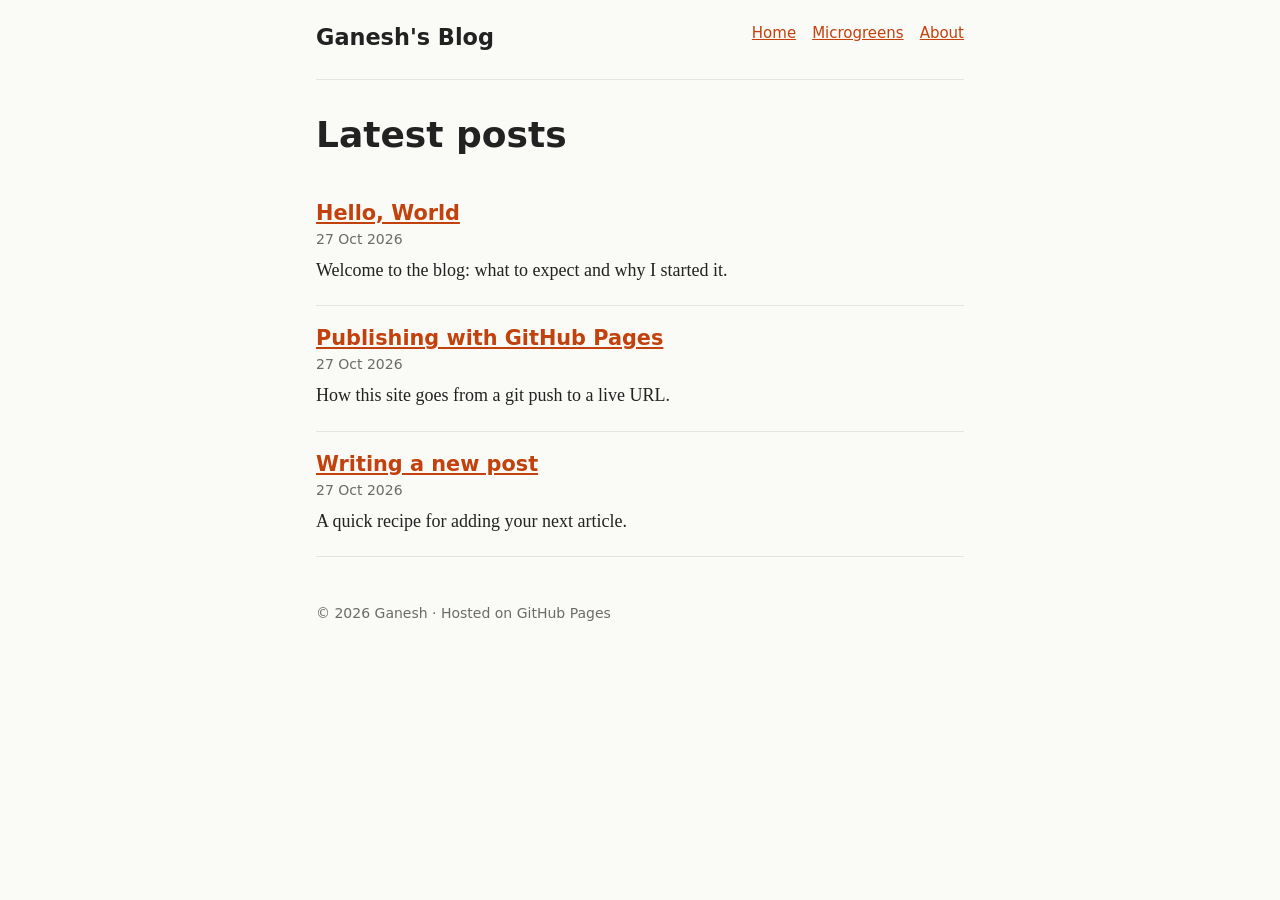
<file: index.html>
<!doctype html>
<html lang="en"><head><meta charset="utf-8"><meta name="viewport" content="width=device-width,initial-scale=1">
<title>Ganesh's Blog</title><link rel="stylesheet" href="style.css"></head><body><div class="wrap">
<header><nav><a href="index.html">Home</a><a href="microgreens.html">Microgreens</a><a href="about.html">About</a></nav><a class="title" href="index.html">Ganesh's Blog</a></header>
<main><h1>Latest posts</h1><ul class="post-list">
<li><h2><a href="posts/hello-world.html">Hello, World</a></h2><div class="meta">27 Oct 2026</div><p>Welcome to the blog: what to expect and why I started it.</p></li>
<li><h2><a href="posts/publishing-with-github-pages.html">Publishing with GitHub Pages</a></h2><div class="meta">27 Oct 2026</div><p>How this site goes from a git push to a live URL.</p></li>
<li><h2><a href="posts/writing-a-new-post.html">Writing a new post</a></h2><div class="meta">27 Oct 2026</div><p>A quick recipe for adding your next article.</p></li>
</ul></main>
<footer>© 2026 Ganesh · Hosted on GitHub Pages</footer></div></body></html>
</file>
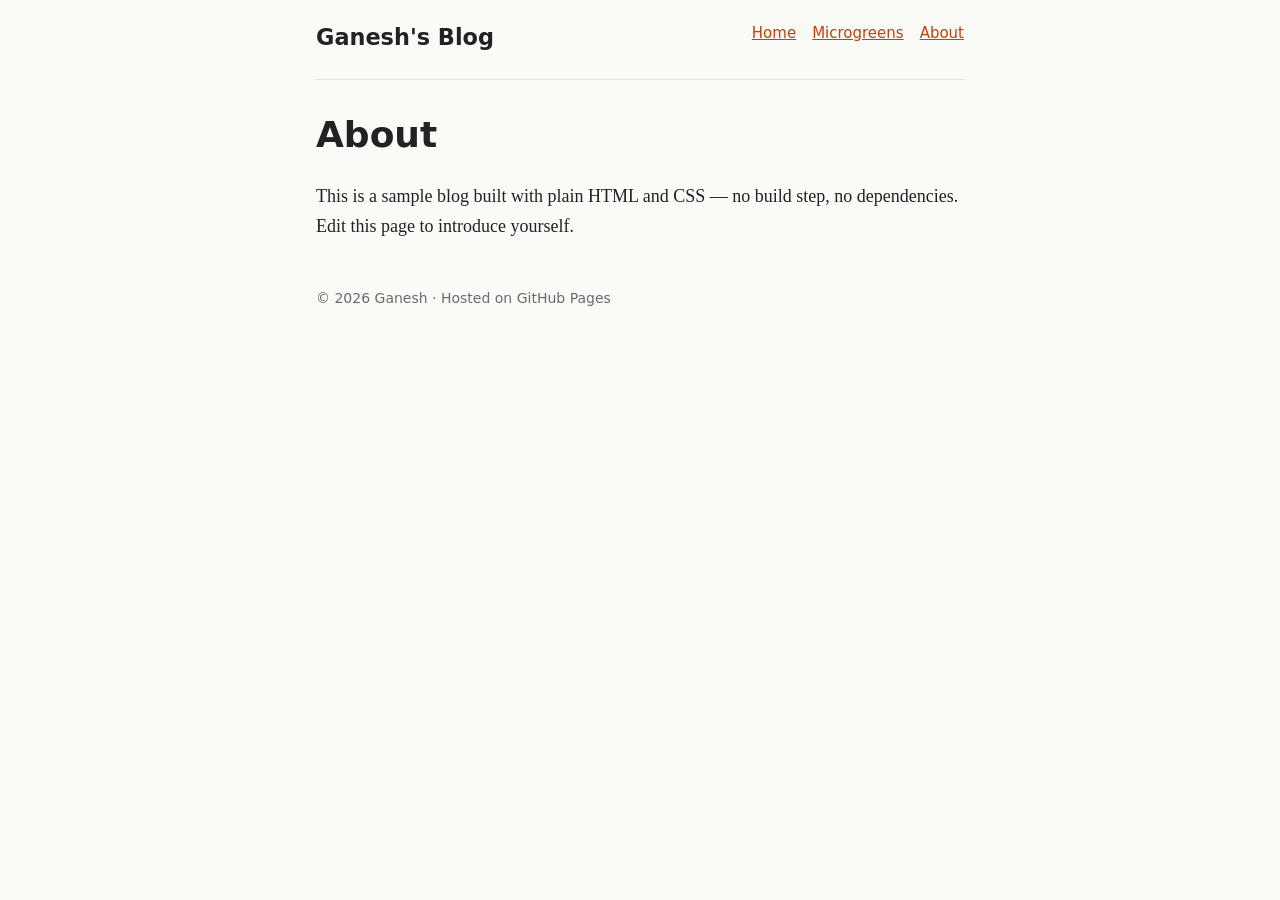
<file: about.html>
<!doctype html>
<html lang="en"><head><meta charset="utf-8"><meta name="viewport" content="width=device-width,initial-scale=1">
<title>About</title><link rel="stylesheet" href="style.css"></head><body><div class="wrap">
<header><nav><a href="index.html">Home</a><a href="microgreens.html">Microgreens</a><a href="about.html">About</a></nav><a class="title" href="index.html">Ganesh's Blog</a></header>
<main><h1>About</h1><p>This is a sample blog built with plain HTML and CSS — no build step, no dependencies. Edit this page to introduce yourself.</p></main>
<footer>© 2026 Ganesh · Hosted on GitHub Pages</footer></div></body></html>
</file>
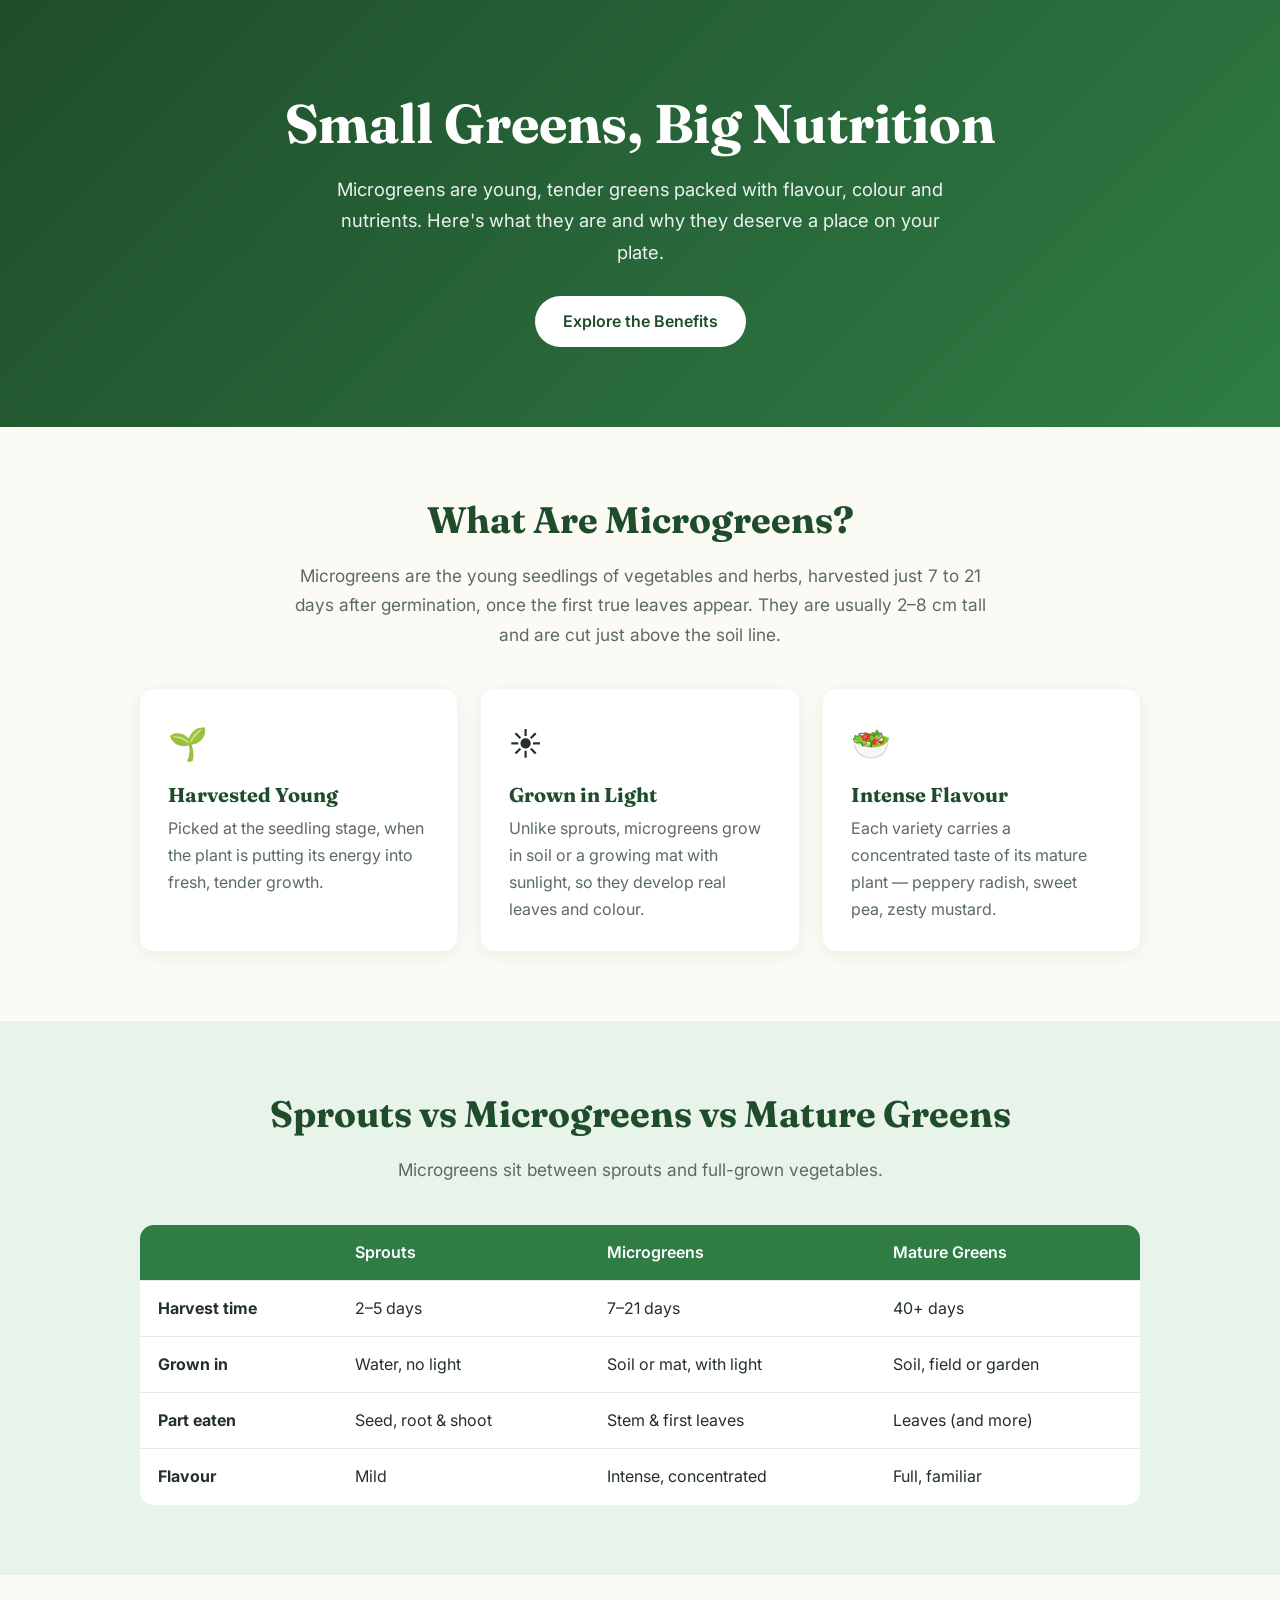
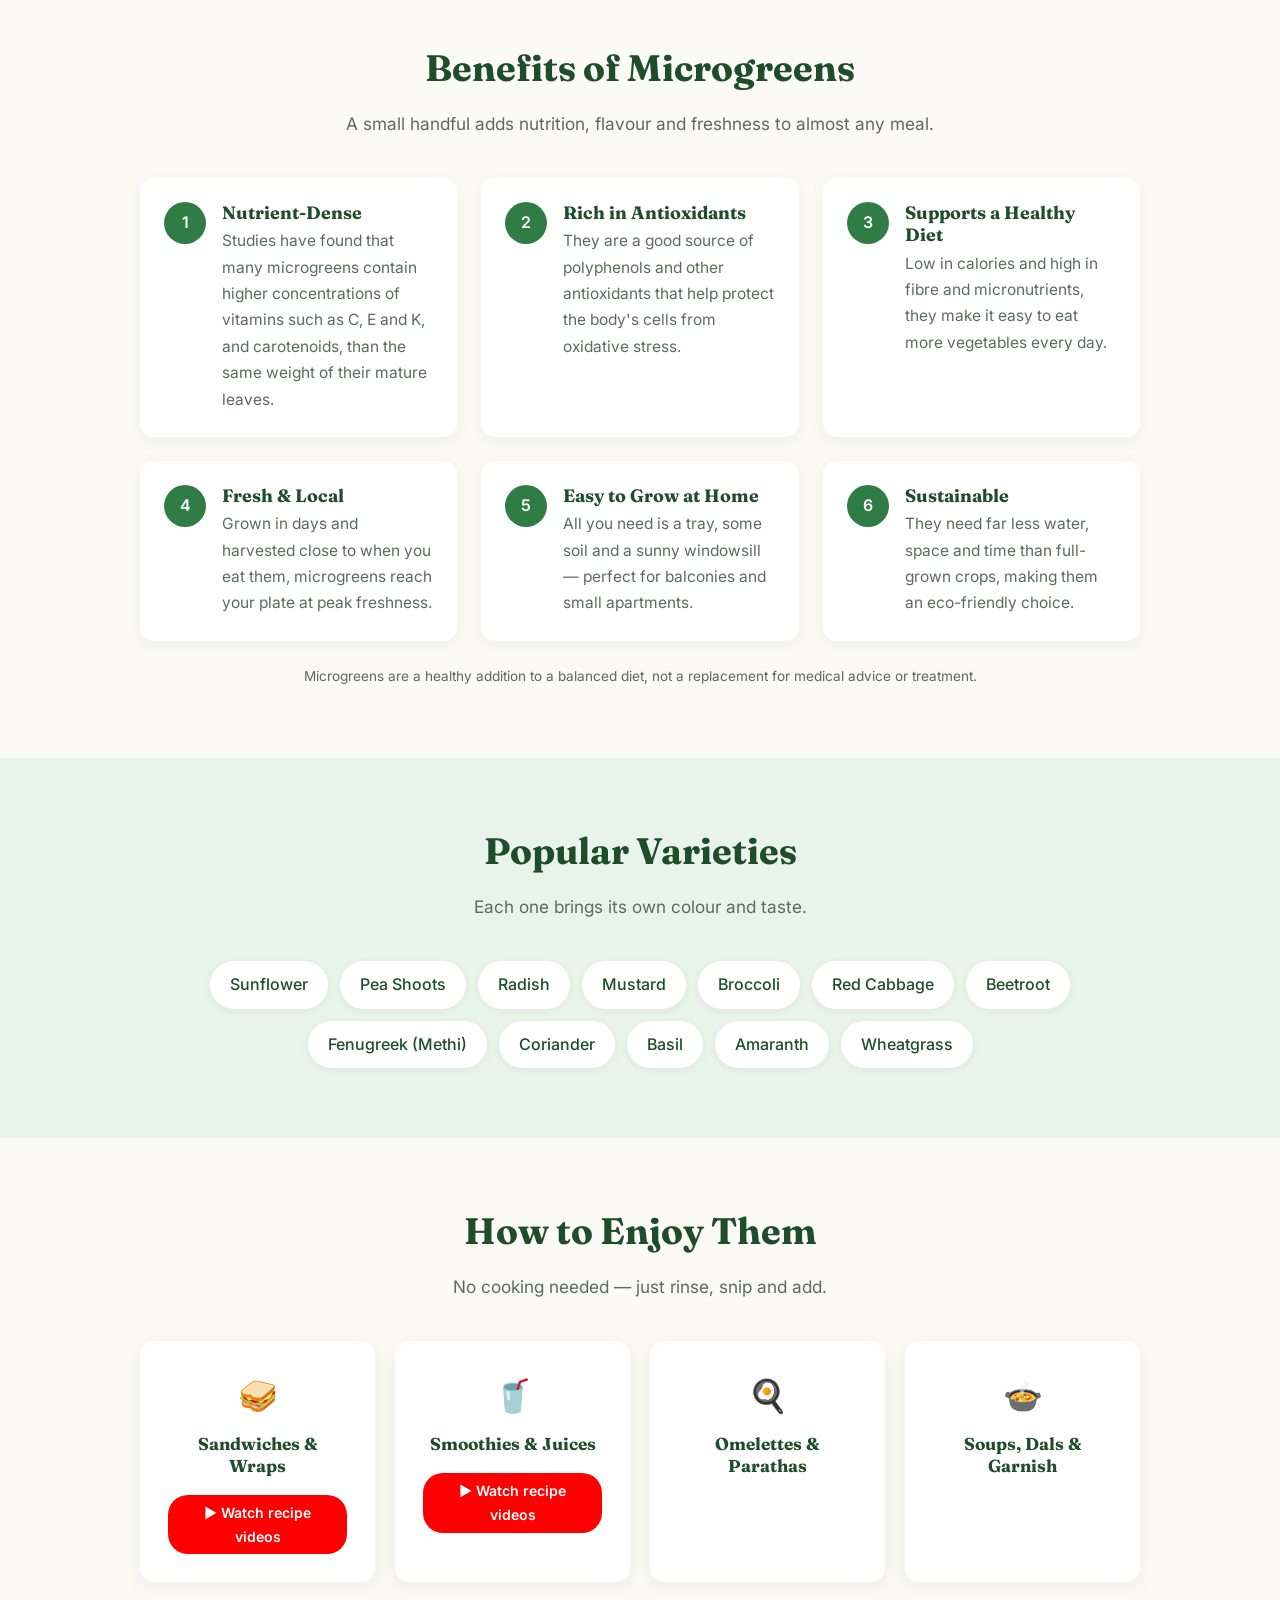
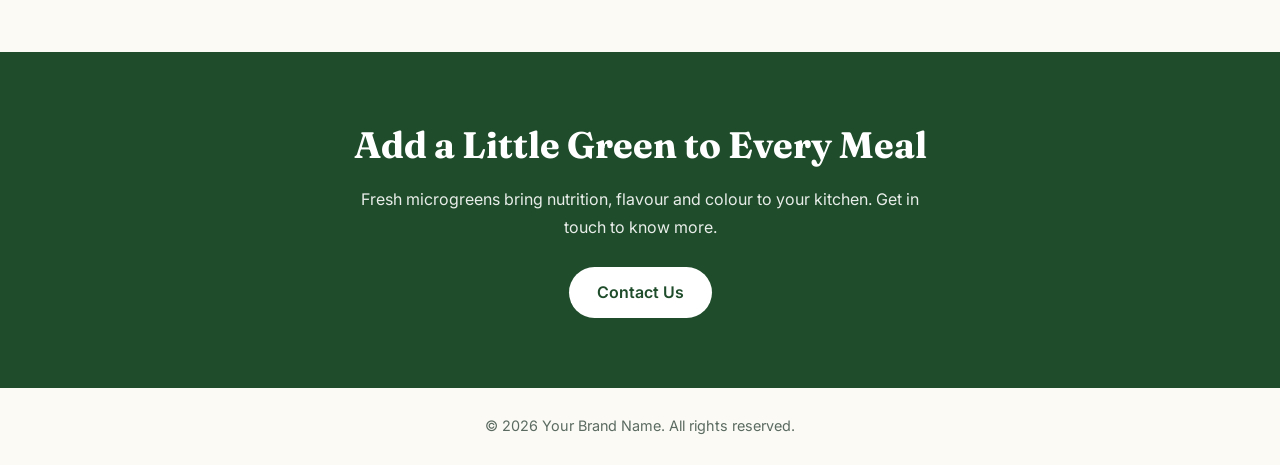
<file: microgreens.html>
<!DOCTYPE html>
<html lang="en">
<head>
  <meta charset="UTF-8">
  <meta name="viewport" content="width=device-width, initial-scale=1.0">
  <title>What Are Microgreens? | Benefits of Microgreens</title>
  <meta name="description" content="Learn what microgreens are, how they differ from sprouts, and the health and kitchen benefits of adding them to your daily meals.">
  <link href="https://fonts.googleapis.com/css2?family=Fraunces:wght@600;700&family=Inter:wght@400;500;600&display=swap" rel="stylesheet">
  <style>
    :root {
      --green-dark: #1f4d2b;
      --green: #2f7d45;
      --green-light: #e8f3ea;
      --cream: #fbfaf5;
      --text: #24302a;
      --muted: #5b6b61;
      --radius: 14px;
    }
    * { box-sizing: border-box; margin: 0; padding: 0; }
    body {
      font-family: 'Inter', system-ui, sans-serif;
      color: var(--text);
      background: var(--cream);
      line-height: 1.7;
    }
    h1, h2, h3 { font-family: 'Fraunces', Georgia, serif; color: var(--green-dark); line-height: 1.25; }
    .container { max-width: 1040px; margin: 0 auto; padding: 0 20px; }

    /* Hero */
    .hero {
      background: linear-gradient(135deg, var(--green-dark), var(--green));
      color: #fff;
      padding: 90px 0 80px;
      text-align: center;
    }
    .hero h1 { color: #fff; font-size: clamp(2.2rem, 5vw, 3.4rem); margin-bottom: 16px; }
    .hero p { font-size: 1.15rem; max-width: 640px; margin: 0 auto 28px; opacity: .92; }
    .btn {
      display: inline-block; background: #fff; color: var(--green-dark);
      padding: 12px 28px; border-radius: 40px; font-weight: 600; text-decoration: none;
      transition: transform .2s;
    }
    .btn:hover { transform: translateY(-2px); }

    section { padding: 70px 0; }
    section h2 { font-size: clamp(1.7rem, 3.5vw, 2.3rem); margin-bottom: 18px; text-align: center; }
    .lead { max-width: 720px; margin: 0 auto 40px; text-align: center; color: var(--muted); font-size: 1.08rem; }

    /* What are microgreens */
    .intro-grid { display: grid; grid-template-columns: repeat(auto-fit, minmax(260px, 1fr)); gap: 24px; }
    .card {
      background: #fff; border-radius: var(--radius); padding: 28px;
      box-shadow: 0 4px 18px rgba(31,77,43,.07);
    }
    .card h3 { font-size: 1.25rem; margin-bottom: 8px; }
    .card p { color: var(--muted); }
    .icon { font-size: 2rem; margin-bottom: 10px; }

    /* Comparison */
    .compare { background: var(--green-light); }
    table { width: 100%; border-collapse: collapse; background: #fff; border-radius: var(--radius); overflow: hidden; }
    th, td { padding: 14px 18px; text-align: left; border-bottom: 1px solid #e4ece6; }
    th { background: var(--green); color: #fff; font-weight: 600; }
    tr:last-child td { border-bottom: none; }
    .table-wrap { overflow-x: auto; }

    /* Benefits */
    .benefits { display: grid; grid-template-columns: repeat(auto-fit, minmax(300px, 1fr)); gap: 24px; }
    .benefit { display: flex; gap: 16px; background: #fff; padding: 24px; border-radius: var(--radius); box-shadow: 0 4px 18px rgba(31,77,43,.06); }
    .benefit .num {
      flex-shrink: 0; width: 42px; height: 42px; border-radius: 50%;
      background: var(--green); color: #fff; display: grid; place-items: center; font-weight: 600;
    }
    .benefit h3 { font-size: 1.12rem; margin-bottom: 4px; }
    .benefit p { color: var(--muted); font-size: .97rem; }

    /* Popular varieties */
    .varieties { background: var(--green-light); }
    .chips { display: flex; flex-wrap: wrap; gap: 12px; justify-content: center; }
    .chip { background: #fff; padding: 10px 20px; border-radius: 40px; font-weight: 500; color: var(--green-dark); box-shadow: 0 2px 8px rgba(31,77,43,.06); }

    /* How to use */
    .uses { display: grid; grid-template-columns: repeat(auto-fit, minmax(200px, 1fr)); gap: 20px; text-align: center; }
    .uses .card h3 { font-size: 1.08rem; }
    .video-link {
      display: inline-block; margin-top: 10px; padding: 6px 14px;
      background: #ff0000; color: #fff; border-radius: 20px;
      font-size: .88rem; font-weight: 600; text-decoration: none;
    }
    .video-link:hover { background: #cc0000; }

    /* CTA & footer */
    .cta { background: var(--green-dark); color: #fff; text-align: center; }
    .cta h2 { color: #fff; }
    .cta p { opacity: .9; max-width: 600px; margin: 0 auto 26px; }
    footer { text-align: center; padding: 26px; color: var(--muted); font-size: .9rem; }
    .note { font-size: .85rem; color: var(--muted); text-align: center; margin-top: 24px; }
  </style>
</head>
<body>

  <header class="hero">
    <div class="container">
      <h1>Small Greens, Big Nutrition</h1>
      <p>Microgreens are young, tender greens packed with flavour, colour and nutrients. Here's what they are and why they deserve a place on your plate.</p>
      <a href="#benefits" class="btn">Explore the Benefits</a>
    </div>
  </header>

  <main>
    <!-- What are microgreens -->
    <section id="what">
      <div class="container">
        <h2>What Are Microgreens?</h2>
        <p class="lead">Microgreens are the young seedlings of vegetables and herbs, harvested just 7 to 21 days after germination, once the first true leaves appear. They are usually 2–8 cm tall and are cut just above the soil line.</p>
        <div class="intro-grid">
          <div class="card">
            <div class="icon">🌱</div>
            <h3>Harvested Young</h3>
            <p>Picked at the seedling stage, when the plant is putting its energy into fresh, tender growth.</p>
          </div>
          <div class="card">
            <div class="icon">☀️</div>
            <h3>Grown in Light</h3>
            <p>Unlike sprouts, microgreens grow in soil or a growing mat with sunlight, so they develop real leaves and colour.</p>
          </div>
          <div class="card">
            <div class="icon">🥗</div>
            <h3>Intense Flavour</h3>
            <p>Each variety carries a concentrated taste of its mature plant — peppery radish, sweet pea, zesty mustard.</p>
          </div>
        </div>
      </div>
    </section>

    <!-- Comparison -->
    <section class="compare">
      <div class="container">
        <h2>Sprouts vs Microgreens vs Mature Greens</h2>
        <p class="lead">Microgreens sit between sprouts and full-grown vegetables.</p>
        <div class="table-wrap">
          <table>
            <thead>
              <tr><th></th><th>Sprouts</th><th>Microgreens</th><th>Mature Greens</th></tr>
            </thead>
            <tbody>
              <tr><td><strong>Harvest time</strong></td><td>2–5 days</td><td>7–21 days</td><td>40+ days</td></tr>
              <tr><td><strong>Grown in</strong></td><td>Water, no light</td><td>Soil or mat, with light</td><td>Soil, field or garden</td></tr>
              <tr><td><strong>Part eaten</strong></td><td>Seed, root &amp; shoot</td><td>Stem &amp; first leaves</td><td>Leaves (and more)</td></tr>
              <tr><td><strong>Flavour</strong></td><td>Mild</td><td>Intense, concentrated</td><td>Full, familiar</td></tr>
            </tbody>
          </table>
        </div>
      </div>
    </section>

    <!-- Benefits -->
    <section id="benefits">
      <div class="container">
        <h2>Benefits of Microgreens</h2>
        <p class="lead">A small handful adds nutrition, flavour and freshness to almost any meal.</p>
        <div class="benefits">
          <div class="benefit">
            <div class="num">1</div>
            <div>
              <h3>Nutrient-Dense</h3>
              <p>Studies have found that many microgreens contain higher concentrations of vitamins such as C, E and K, and carotenoids, than the same weight of their mature leaves.</p>
            </div>
          </div>
          <div class="benefit">
            <div class="num">2</div>
            <div>
              <h3>Rich in Antioxidants</h3>
              <p>They are a good source of polyphenols and other antioxidants that help protect the body's cells from oxidative stress.</p>
            </div>
          </div>
          <div class="benefit">
            <div class="num">3</div>
            <div>
              <h3>Supports a Healthy Diet</h3>
              <p>Low in calories and high in fibre and micronutrients, they make it easy to eat more vegetables every day.</p>
            </div>
          </div>
          <div class="benefit">
            <div class="num">4</div>
            <div>
              <h3>Fresh &amp; Local</h3>
              <p>Grown in days and harvested close to when you eat them, microgreens reach your plate at peak freshness.</p>
            </div>
          </div>
          <div class="benefit">
            <div class="num">5</div>
            <div>
              <h3>Easy to Grow at Home</h3>
              <p>All you need is a tray, some soil and a sunny windowsill — perfect for balconies and small apartments.</p>
            </div>
          </div>
          <div class="benefit">
            <div class="num">6</div>
            <div>
              <h3>Sustainable</h3>
              <p>They need far less water, space and time than full-grown crops, making them an eco-friendly choice.</p>
            </div>
          </div>
        </div>
        <p class="note">Microgreens are a healthy addition to a balanced diet, not a replacement for medical advice or treatment.</p>
      </div>
    </section>

    <!-- Varieties -->
    <section class="varieties">
      <div class="container">
        <h2>Popular Varieties</h2>
        <p class="lead">Each one brings its own colour and taste.</p>
        <div class="chips">
          <span class="chip">Sunflower</span>
          <span class="chip">Pea Shoots</span>
          <span class="chip">Radish</span>
          <span class="chip">Mustard</span>
          <span class="chip">Broccoli</span>
          <span class="chip">Red Cabbage</span>
          <span class="chip">Beetroot</span>
          <span class="chip">Fenugreek (Methi)</span>
          <span class="chip">Coriander</span>
          <span class="chip">Basil</span>
          <span class="chip">Amaranth</span>
          <span class="chip">Wheatgrass</span>
        </div>
      </div>
    </section>

    <!-- How to use -->
    <section>
      <div class="container">
        <h2>How to Enjoy Them</h2>
        <p class="lead">No cooking needed — just rinse, snip and add.</p>
        <div class="uses">
          <div class="card">
            <div class="icon">🥪</div>
            <h3>Sandwiches &amp; Wraps</h3>
            <a class="video-link" href="https://www.youtube.com/results?search_query=microgreens+sandwich+wrap+recipe" target="_blank" rel="noopener">▶ Watch recipe videos</a>
          </div>
          <div class="card">
            <div class="icon">🥤</div>
            <h3>Smoothies &amp; Juices</h3>
            <a class="video-link" href="https://www.youtube.com/results?search_query=microgreens+smoothie+juice+recipe" target="_blank" rel="noopener">▶ Watch recipe videos</a>
          </div>
          <div class="card"><div class="icon">🍳</div><h3>Omelettes &amp; Parathas</h3></div>
          <div class="card"><div class="icon">🍲</div><h3>Soups, Dals &amp; Garnish</h3></div>
        </div>
      </div>
    </section>

    <!-- CTA -->
    <section class="cta">
      <div class="container">
        <h2>Add a Little Green to Every Meal</h2>
        <p>Fresh microgreens bring nutrition, flavour and colour to your kitchen. Get in touch to know more.</p>
        <a href="#" class="btn">Contact Us</a>
      </div>
    </section>
  </main>

  <footer>
    &copy; 2026 Your Brand Name. All rights reserved.
  </footer>

</body>
</html>
</file>
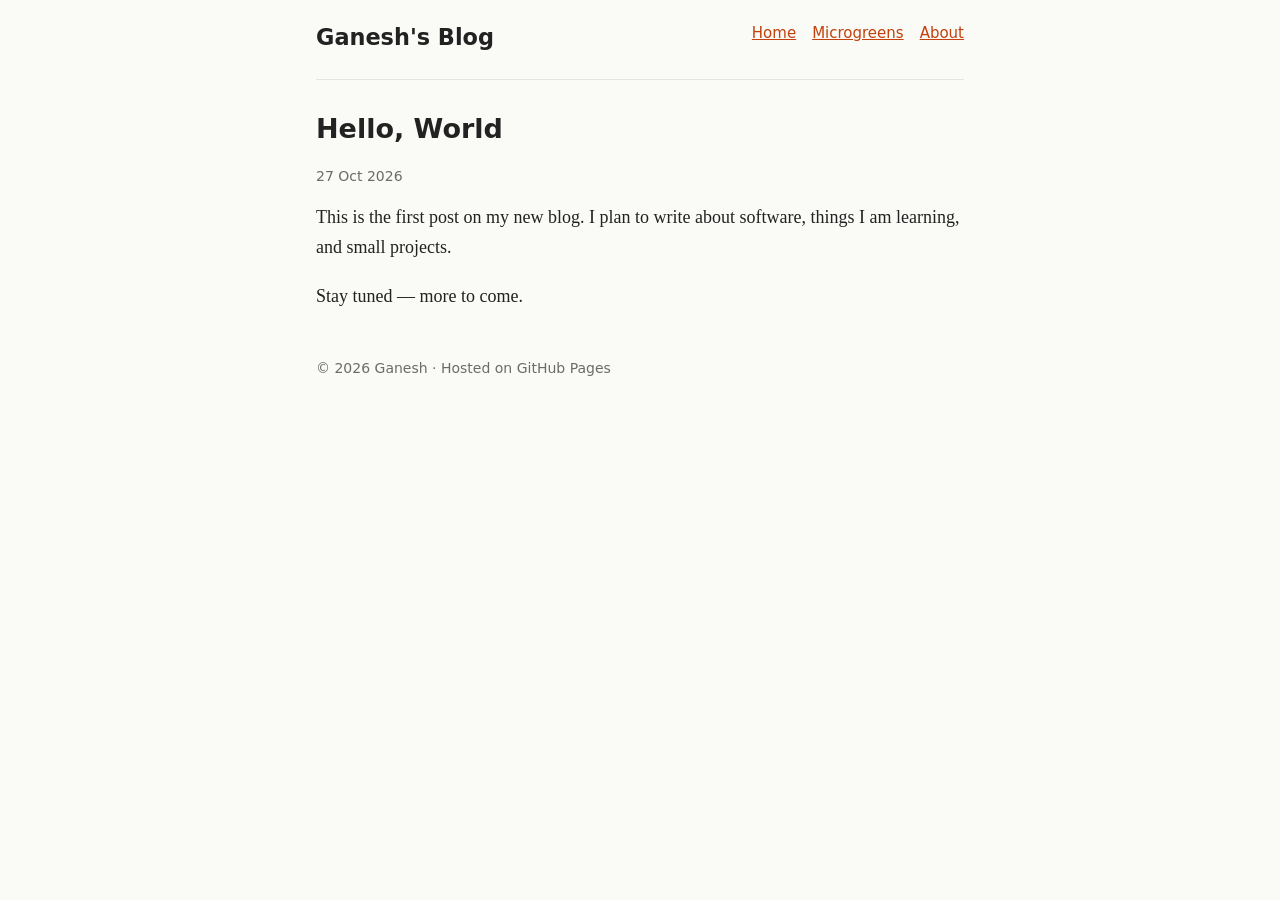
<file: posts/hello-world.html>
<!doctype html>
<html lang="en"><head><meta charset="utf-8"><meta name="viewport" content="width=device-width,initial-scale=1">
<title>Hello, World</title><link rel="stylesheet" href="../style.css"></head><body><div class="wrap">
<header><nav><a href="../index.html">Home</a><a href="../microgreens.html">Microgreens</a><a href="../about.html">About</a></nav><a class="title" href="../index.html">Ganesh's Blog</a></header>
<main><article><h1>Hello, World</h1><div class="meta">27 Oct 2026</div><p>This is the first post on my new blog. I plan to write about software, things I am learning, and small projects.</p><p>Stay tuned — more to come.</p></article></main>
<footer>© 2026 Ganesh · Hosted on GitHub Pages</footer></div></body></html>
</file>
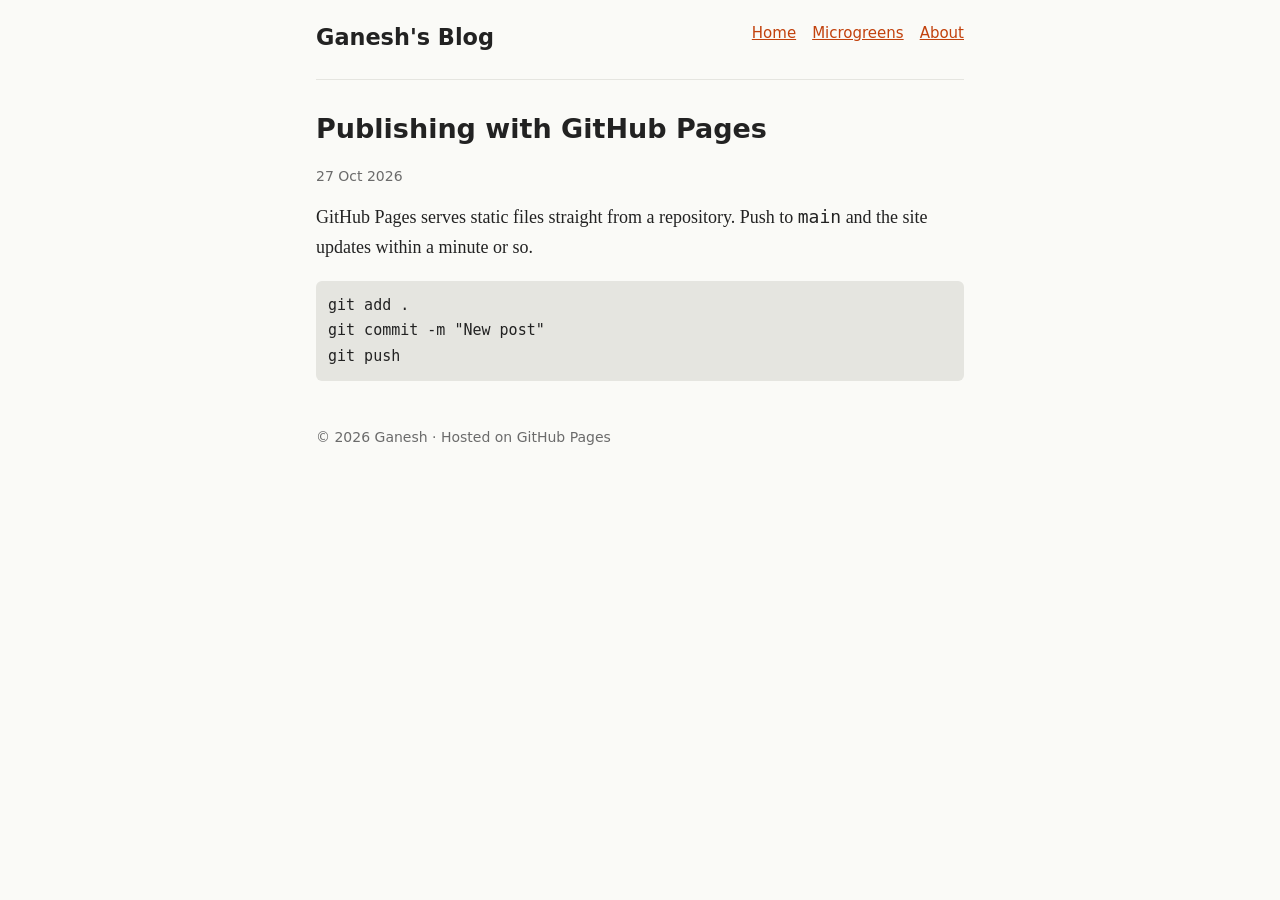
<file: posts/publishing-with-github-pages.html>
<!doctype html>
<html lang="en"><head><meta charset="utf-8"><meta name="viewport" content="width=device-width,initial-scale=1">
<title>Publishing with GitHub Pages</title><link rel="stylesheet" href="../style.css"></head><body><div class="wrap">
<header><nav><a href="../index.html">Home</a><a href="../microgreens.html">Microgreens</a><a href="../about.html">About</a></nav><a class="title" href="../index.html">Ganesh's Blog</a></header>
<main><article><h1>Publishing with GitHub Pages</h1><div class="meta">27 Oct 2026</div><p>GitHub Pages serves static files straight from a repository. Push to <code>main</code> and the site updates within a minute or so.</p><pre>git add .
git commit -m "New post"
git push</pre></article></main>
<footer>© 2026 Ganesh · Hosted on GitHub Pages</footer></div></body></html>
</file>
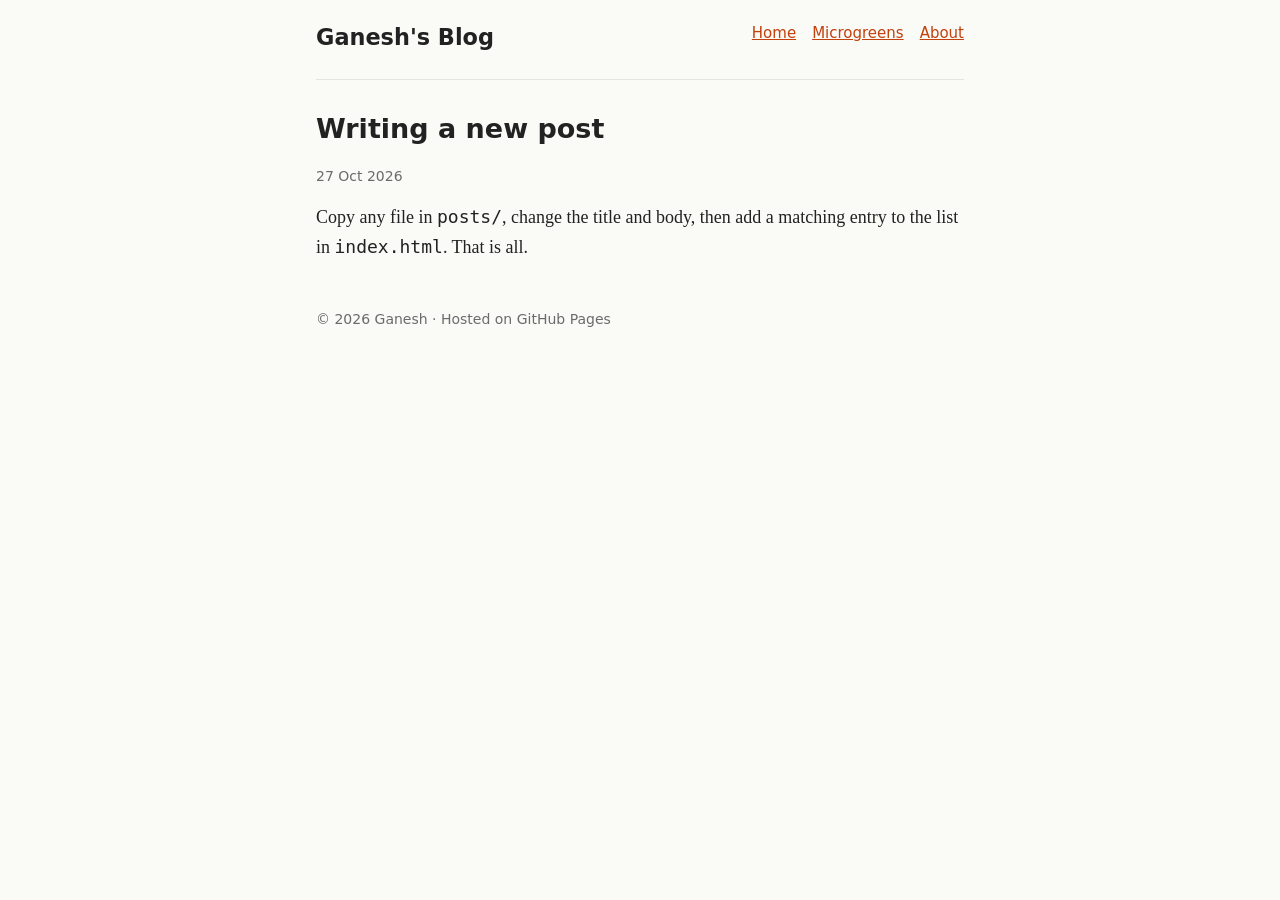
<file: posts/writing-a-new-post.html>
<!doctype html>
<html lang="en"><head><meta charset="utf-8"><meta name="viewport" content="width=device-width,initial-scale=1">
<title>Writing a new post</title><link rel="stylesheet" href="../style.css"></head><body><div class="wrap">
<header><nav><a href="../index.html">Home</a><a href="../microgreens.html">Microgreens</a><a href="../about.html">About</a></nav><a class="title" href="../index.html">Ganesh's Blog</a></header>
<main><article><h1>Writing a new post</h1><div class="meta">27 Oct 2026</div><p>Copy any file in <code>posts/</code>, change the title and body, then add a matching entry to the list in <code>index.html</code>. That is all.</p></article></main>
<footer>© 2026 Ganesh · Hosted on GitHub Pages</footer></div></body></html>
</file>
<file: style.css>
:root{--bg:#fafaf7;--fg:#222;--muted:#6b6b6b;--accent:#c2410c;--rule:#e5e5e0}
@media(prefers-color-scheme:dark){:root{--bg:#161616;--fg:#e8e8e3;--muted:#9a9a94;--accent:#fb923c;--rule:#2c2c2a}}
*{box-sizing:border-box}
body{margin:0;background:var(--bg);color:var(--fg);font:18px/1.7 Georgia,serif}
.wrap{max-width:680px;margin:0 auto;padding:0 16px}
header{border-bottom:1px solid var(--rule);padding:24px 0;margin-bottom:32px}
header a.title{font:700 1.4rem system-ui,sans-serif;color:var(--fg);text-decoration:none}
header nav{float:right;font:15px system-ui,sans-serif}
header nav a{margin-left:16px}
a{color:var(--accent)}
h1,h2{font-family:system-ui,sans-serif;line-height:1.25}
.meta{color:var(--muted);font:14px system-ui,sans-serif}
.post-list{list-style:none;padding:0}
.post-list li{padding:20px 0;border-bottom:1px solid var(--rule)}
.post-list h2{margin:0 0 4px;font-size:1.3rem}
.post-list p{margin:8px 0 0}
pre{background:var(--rule);padding:12px;overflow-x:auto;border-radius:6px;font-size:15px}
footer{margin:48px 0;color:var(--muted);font:14px system-ui,sans-serif}
</file>
